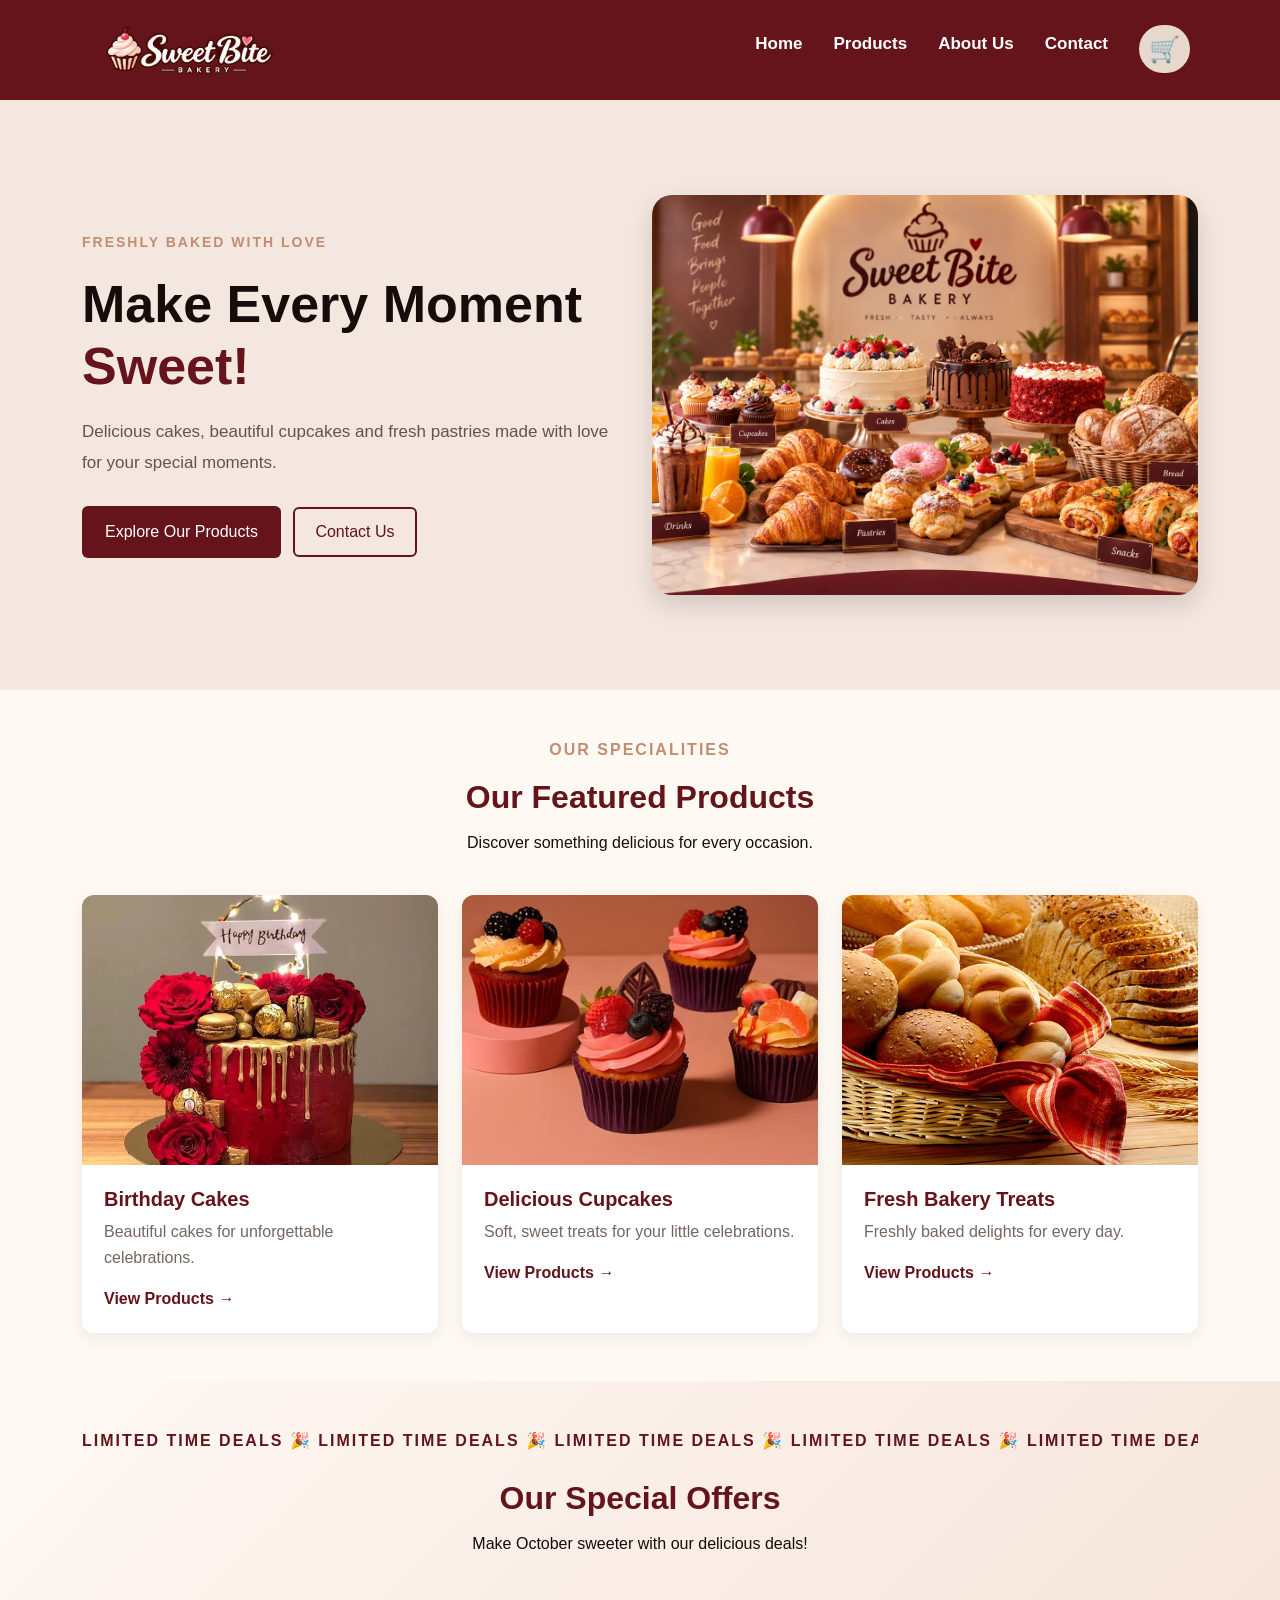
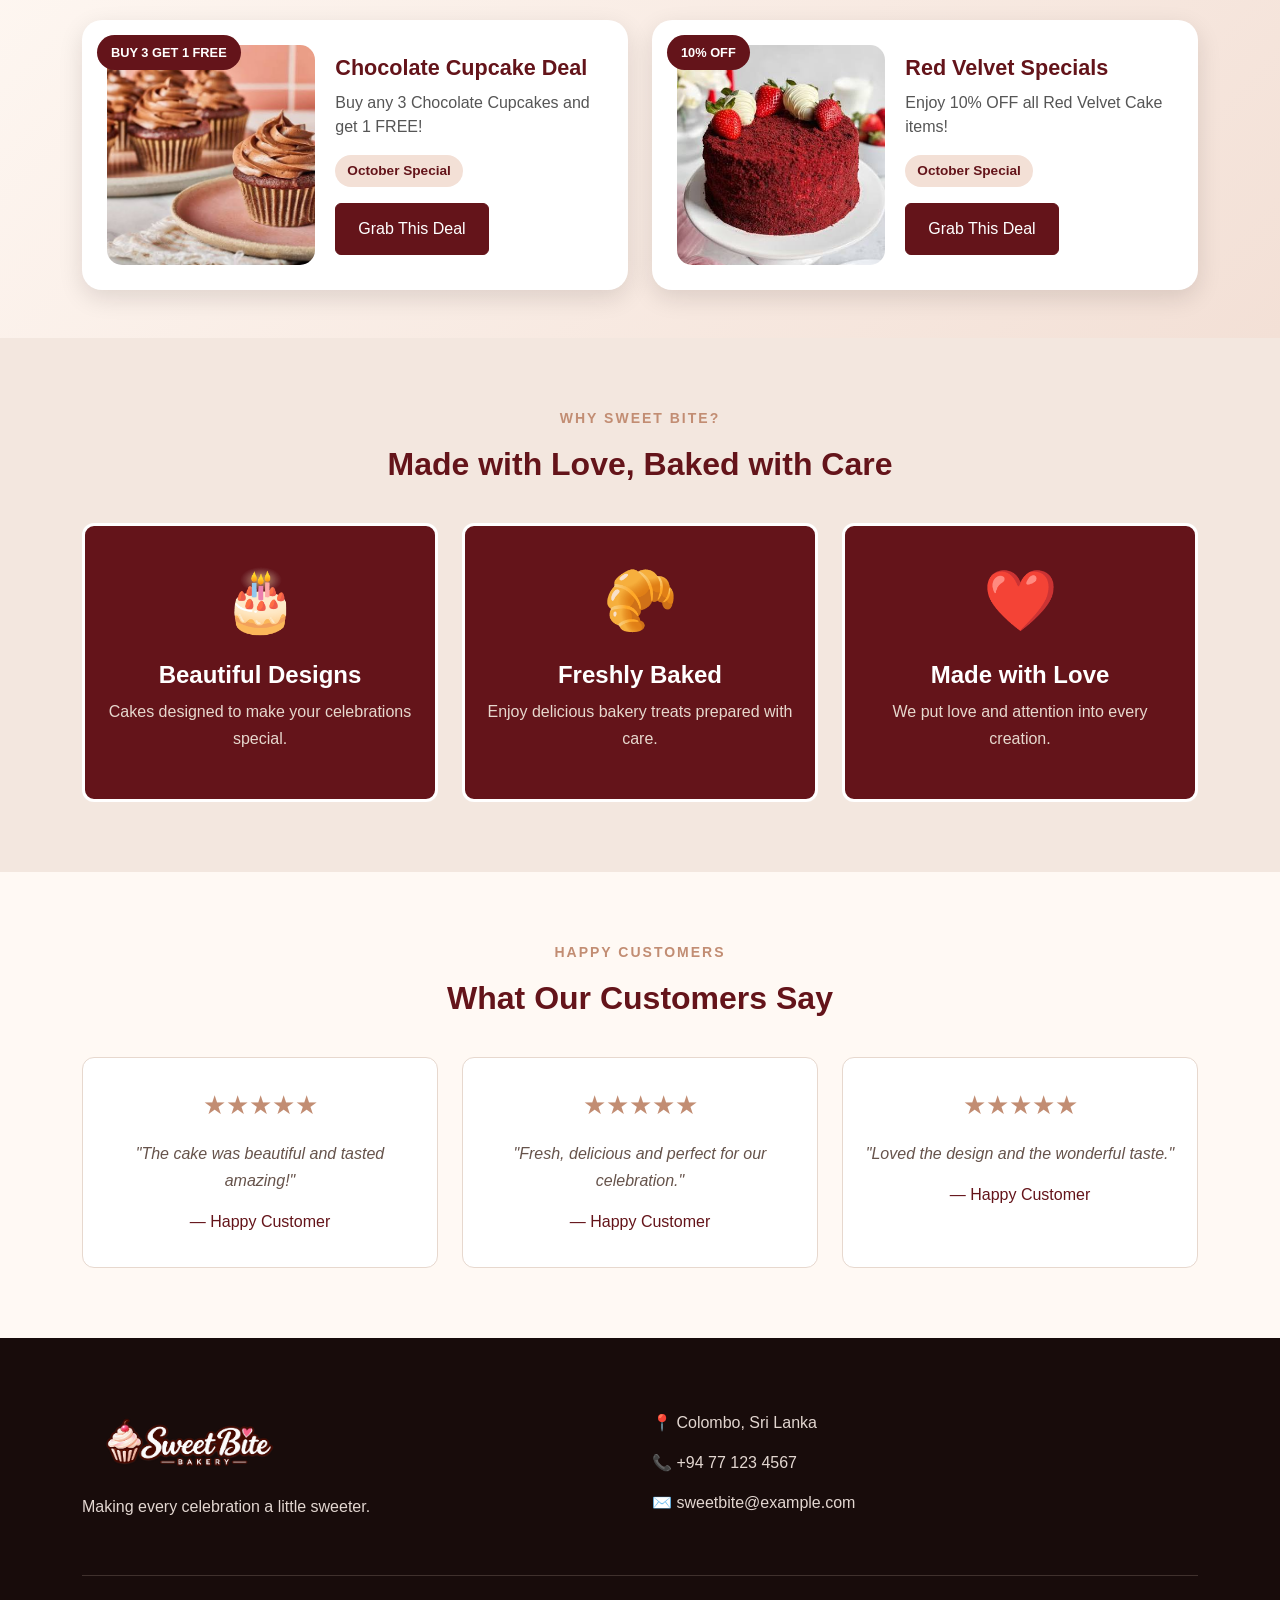
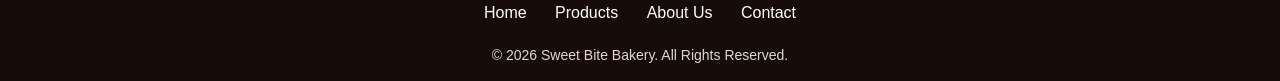
<file: index.html>
<!DOCTYPE html>
<html>

<head>
    <title>Sweet Bite Bakery</title>

    <!-- Bootstrap CSS -->
    <link href="https://cdn.jsdelivr.net/npm/bootstrap@5.3.3/dist/css/bootstrap.min.css" rel="stylesheet">

    <!-- Custom CSS -->
    <link rel="stylesheet" href="style.css">
    

</head>

<body>
     <!-- Navigation Bar -->
    <nav class="navbar navbar-expand-lg navbar-dark">
    <div class="container">
        <a class="navbar-brand fw-bold brand" href="index.html">
            <img src="images/bakery-logo.png" alt="Bakery Logo">
            
        </a>

        <button class="navbar-toggler" type="button"
            data-bs-toggle="collapse" data-bs-target="#navbarMenu">
            <span class="navbar-toggler-icon"></span>
        </button>

        <div class="collapse navbar-collapse" id="navbarMenu">
            <ul class="navbar-nav ms-auto">
                <li class="nav-item"><a class="nav-link" href="index.html">Home</a></li>
                <li class="nav-item"><a class="nav-link active" href="products.html">Products</a></li>
                <li class="nav-item"><a class="nav-link" href="about.html">About Us</a></li>
                <li class="nav-item"><a class="nav-link" href="contact.html">Contact</a></li>
                <li class="nav-item"><a class="nav-link" href="cart.html"><span class="cart-icon">🛒</span> </a></li>
            </ul>
        </div>
    </div>
</nav>

    <!-- Hero Section -->
<section class="hero">
    <div class="container">
        <div class="row align-items-center">

            <div class="col-md-6">
                <p class="subtitle ">FRESHLY BAKED WITH LOVE</p>

                <h1 >Make Every Moment
                    <span>Sweet!</span>
                </h1>

                <p class="hero-text">
                    Delicious cakes, beautiful cupcakes and fresh pastries
                    made with love for your special moments.
                </p>

                <a href="products.html" class="btn main-btn">
                    Explore Our Products
                </a>

                <a href="contact.html" class="btn outline-btn">
                    Contact Us
                </a>
            </div>

            <div class="col-md-6">
                <img
                    src="images/hero-img.png"
                    alt="Delicious chocolate celebration cake"
                    class="hero-img">
            </div>

        </div>
    </div>
</section>

<!-- Featured Products -->
 <section class="product-section py-5">
    <div class="container">

        <div class="section-heading">
            <p>OUR SPECIALITIES</p>
            <h2>Our Featured Products</h2>
            <p>Discover something delicious for every occasion.</p>
        </div>

        <div class="row g-4">
            <div class="col-md-4">
                <div class="product-card">
                    <img src="images/birthday-cake.jpg" alt="Birthday cake">
                    <div class="product-info">
                        <h5>Birthday Cakes</h5>
                        <p>Beautiful cakes for unforgettable celebrations.</p>
                        <a href="products.html" class="product-link">
                            View Products →
                        </a>
                    </div>
                </div>
            </div>

            <div class="col-md-4">
                <div class="product-card">
                    <img src="images/cup-cakes.webp"
                         alt="Cupcakes">
                    <div class="product-info">
                        <h5>Delicious Cupcakes</h5>
                        <p>Soft, sweet treats for your little celebrations.</p>
                        <a href="products.html" class="product-link">
                            View Products →
                        </a>
                    </div>
                </div>
            </div>

            <div class="col-md-4">
                <div class="product-card">
                    <img src="images/fresh-bun.jpg"
                         alt="Freshly baked bread">
                    <div class="product-info">
                        <h5>Fresh Bakery Treats</h5>
                        <p>Freshly baked delights for every day.</p>
                        <a href="products.html" class="product-link">
                            View Products →
                        </a>
                    </div>
                </div>
            </div>

        </div>
    </div>
    

 </section>

 <!-- Special Offers Section -->
<section class="special-offers py-5">
    <div class="container">

        <div class="section-heading">
            <div class="running-text">
        <p>LIMITED TIME DEALS   🎉  LIMITED TIME DEALS   🎉  LIMITED TIME DEALS  🎉 LIMITED TIME DEALS   🎉  LIMITED TIME DEALS   🎉  LIMITED TIME DEALS  🎉 LIMITED TIME DEALS   🎉  LIMITED TIME DEALS   🎉  LIMITED TIME DEALS  🎉  </p>
    </div>
            <h2>Our Special Offers</h2>
            <p>Make October sweeter with our delicious deals!</p>
        </div>

        <div class="row g-4 mt-3">

            <!-- Offer 1 -->
            <div class="col-md-6">
                <div class="offer-card offer-one">
                    <div class="offer-badge">BUY 3 GET 1 FREE</div>

                    <img src="images/chocolate-cupcake.jpg"
                         alt="Chocolate Cupcakes">

                    <div class="offer-info">
                        <h3>Chocolate Cupcake Deal</h3>
                        <p>Buy any 3 Chocolate Cupcakes and get 1 FREE!</p>

                        <span class="offer-tag">
                            October Special
                        </span>
                        <br>

                        <a href="products.html"
                           class="btn main-btn mt-3">
                            Grab This Deal 
                        </a>
                    </div>
                </div>
            </div>

            <!-- Offer 2 -->
            <div class="col-md-6">
                <div class="offer-card offer-two">
                    <div class="offer-badge">10% OFF</div>

                    <img src="images/red-velvet-cake.jpg"
                         alt="Red Velvet Cake">

                    <div class="offer-info">
                        <h3>Red Velvet Specials</h3>
                        <p>Enjoy 10% OFF all Red Velvet Cake items!</p>

                        <span class="offer-tag">
                            October Special
                        </span>
                        <br>

                        <a href="products.html"
                           class="btn main-btn mt-3">
                            Grab This Deal 
                        </a>
                    </div>
                </div>
            </div>

        </div>
    </div>
</section>



 <!-- Why Choose Us -->
<section class="why-section">
    <div class="container text-center">
        <p class="subtitle">WHY SWEET BITE?</p>
        <h2>Made with Love, Baked with Care</h2>

        <div class="row g-4 mt-3">
            <div class="col-md-4">
                <div class="why-card">
                    <div class="feature-icon">🎂</div>
                    <h4>Beautiful Designs</h4>
                    <p>Cakes designed to make your celebrations special.</p>
                </div>
            </div>

            <div class="col-md-4">
                <div class="why-card">
                    <div class="feature-icon">🥐</div>
                    <h4>Freshly Baked</h4>
                    <p>Enjoy delicious bakery treats prepared with care.</p>
                </div>
            </div>

            <div class="col-md-4">
                <div class="why-card">
                    <div class="feature-icon">❤️</div>
                    <h4>Made with Love</h4>
                    <p>We put love and attention into every creation.</p>
                </div>
            </div>
        </div>
    </div>
</section>

<!-- Customer Reviews -->
<section class="reviews-section">
    <div class="container text-center">
        <p class="subtitle">HAPPY CUSTOMERS</p>
        <h2>What Our Customers Say</h2>

        <div class="row g-4 mt-3">
            <div class="col-md-4">
                <div class="review-card">
                    <div class="stars">★★★★★</div>
                    <p>"The cake was beautiful and tasted amazing!"</p>
                    <h6>— Happy Customer</h6>
                </div>
            </div>

            <div class="col-md-4">
                <div class="review-card">
                    <div class="stars">★★★★★</div>
                    <p>"Fresh, delicious and perfect for our celebration."</p>
                    <h6>— Happy Customer</h6>
                </div>
            </div>

            <div class="col-md-4">
                <div class="review-card">
                    <div class="stars">★★★★★</div>
                    <p>"Loved the design and the wonderful taste."</p>
                    <h6>— Happy Customer</h6>
                </div>
            </div>
        </div>
    </div>
</section>


<!-- Footer -->
<footer class="footer">
    <div class="container">

        <div class="row align-items-center py-4">

            <!-- Left Side: Bakery Name -->
            <div class="col-md-6 text-center text-md-start">
                <h3 class="brand">
    <img src="images/bakery-logo.png" alt="Sweet Bite Bakery Logo">
   
</h3>
                <p>Making every celebration a little sweeter.</p>
            </div>

            <!-- Right Side: Contact Details -->
            <div class="col-md-6 text-center text-md-start">
                <p>📍 Colombo, Sri Lanka</p>
                <p>📞 +94 77 123 4567</p>
                <p>✉️ sweetbite@example.com</p>
            </div>

        </div>

        <hr>

        <!-- Centered Footer Links -->
        <div class="footer-links text-center mb-3">
            <a href="index.html">Home</a>
            <a href="products.html">Products</a>
            <a href="about.html">About Us</a>
            <a href="contact.html">Contact</a>
        </div>

        <!-- Copyright -->
        <p class="copyright text-center mb-0">
            © 2026 Sweet Bite Bakery. All Rights Reserved.
        </p>

    </div>
</footer>


<!-- Bootstrap JavaScript -->
<script src="https://cdn.jsdelivr.net/npm/bootstrap@5.3.3/dist/js/bootstrap.bundle.min.js"></script>





</body>

</html>
</file>
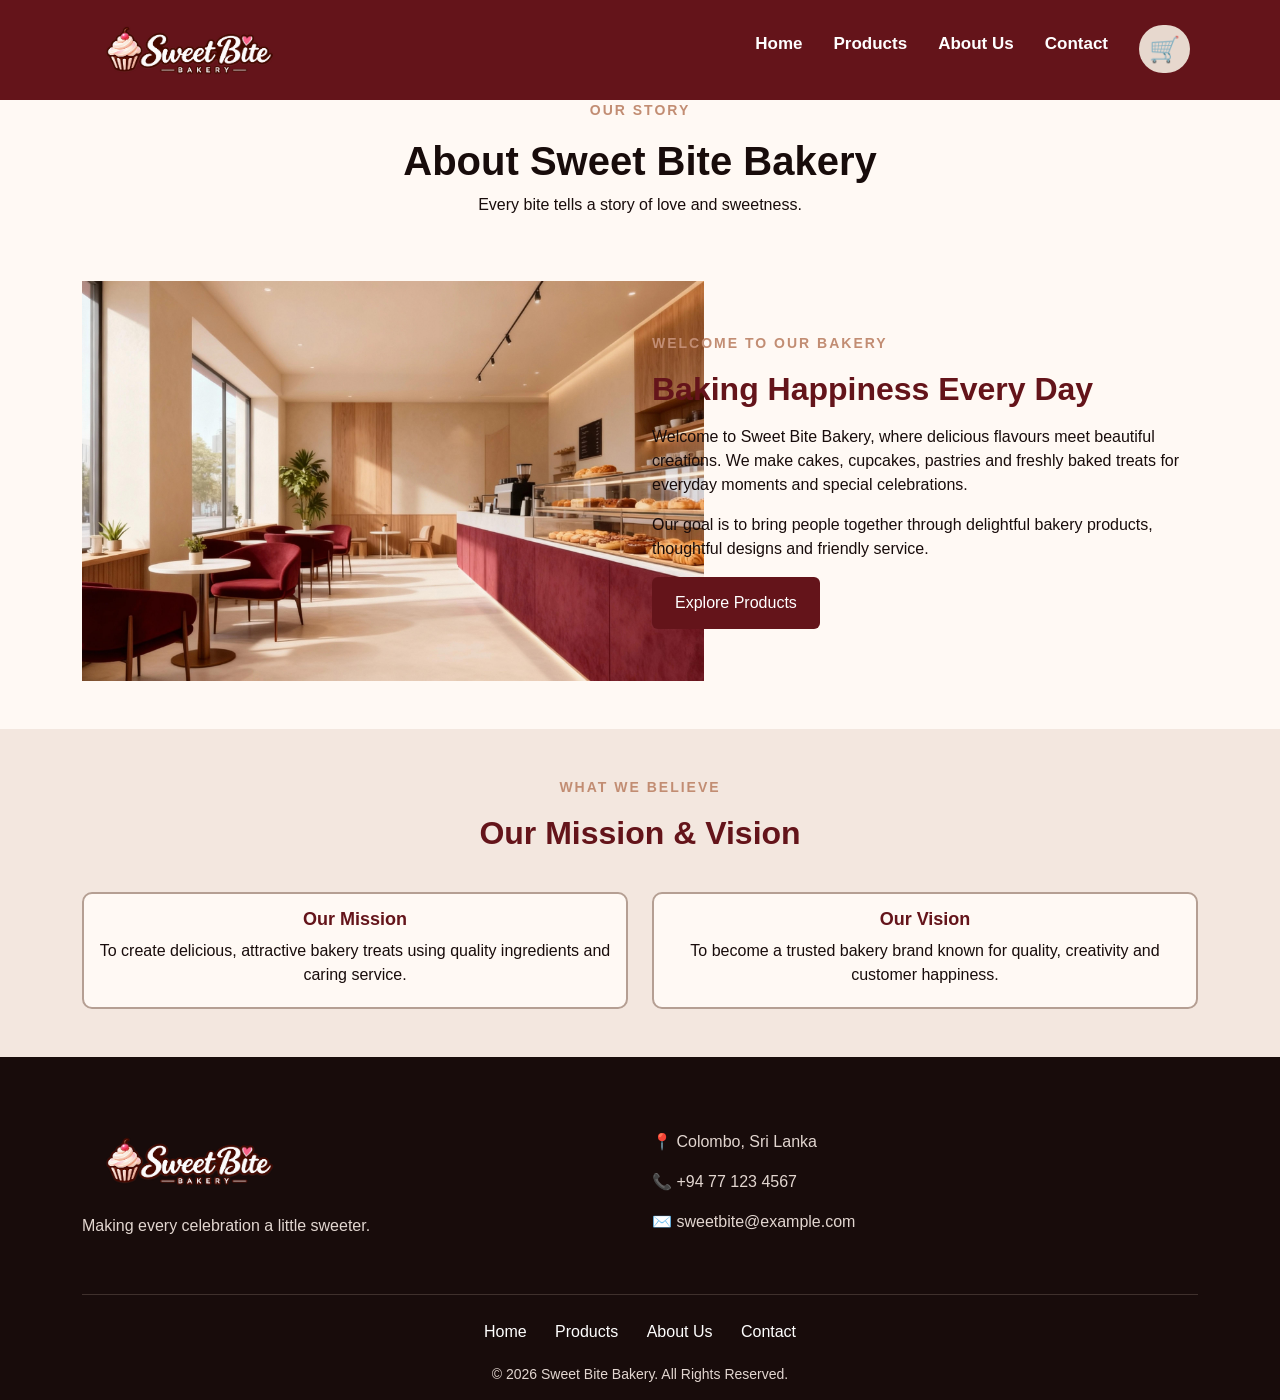
<file: about.html>
<!DOCTYPE html>
<html lang="en">
<head>
    <meta charset="UTF-8">
    <meta name="viewport" content="width=device-width, initial-scale=1">
    <title>About Us | Sweet Bite Bakery</title>
    <link href="https://cdn.jsdelivr.net/npm/bootstrap@5.3.3/dist/css/bootstrap.min.css" rel="stylesheet">
    <link rel="stylesheet" href="style.css">
</head>
<body>

<nav class="navbar navbar-expand-lg navbar-dark">
    <div class="container">
        <a class="navbar-brand fw-bold brand" href="index.html">
            <img src="images/bakery-logo.png" alt="Bakery Logo">
        </a>
        <button class="navbar-toggler" data-bs-toggle="collapse" data-bs-target="#menu">
            <span class="navbar-toggler-icon"></span>
        </button>
        <div class="collapse navbar-collapse" id="menu">
            <ul class="navbar-nav ms-auto">
                <li class="nav-item"><a class="nav-link" href="index.html">Home</a></li>
                <li class="nav-item"><a class="nav-link" href="products.html">Products</a></li>
                <li class="nav-item"><a class="nav-link active" href="about.html">About Us</a></li>
                <li class="nav-item"><a class="nav-link" href="contact.html">Contact</a></li>
                <li class="nav-item"><a class="nav-link" href="cart.html"><span class="cart-icon">🛒</span> </a></li>
            </ul>
        </div>
    </div>
</nav>

<section class="page-banner text-center">
    <div class="container">
        <p class="subtitle">OUR STORY</p>
        <h1>About Sweet Bite Bakery</h1>
        <p>Every bite tells a story of love and sweetness.</p>
    </div>
</section>

<section class="py-5">
    <div class="container">
        <div class="row align-items-center g-4">
            <div class="col-md-6">
                <img src="images/bakery.jpeg"
                     alt="Our bakery" class="bakery-image">
            </div>
            <div class="col-md-6">
                <p class="subtitle">WELCOME TO OUR BAKERY</p>
                <h2 class="mb-3" style="color:#64141A">Baking Happiness Every Day</h2>
                <p>Welcome to Sweet Bite Bakery, where delicious flavours
                   meet beautiful creations. We make cakes, cupcakes,
                   pastries and freshly baked treats for everyday moments
                   and special celebrations.</p>
                <p>Our goal is to bring people together through delightful
                   bakery products, thoughtful designs and friendly service.</p>
                <a href="products.html" class="btn main-btn">Explore Products</a>
            </div>
        </div>
    </div>
</section>

<section class="why-section py-5">
    <div class="container text-center">
        <p class="subtitle">WHAT WE BELIEVE</p>
        <h2>Our Mission & Vision</h2>

        <div class="row g-4 mt-3">
            <div class="col-md-6">
                <div class="info-card">
                    <h4>Our Mission</h4>
                    <p>To create delicious, attractive bakery treats
                       using quality ingredients and caring service.</p>
                </div>
            </div>
            <div class="col-md-6">
                <div class="info-card">
                    <h4>Our Vision</h4>
                    <p>To become a trusted bakery brand known for
                       quality, creativity and customer happiness.</p>
                </div>
            </div>
        </div>
    </div>
</section>


<!-- Footer -->
<footer class="footer">
    <div class="container">

        <div class="row align-items-center py-4">

            <!-- Left Side: Bakery Name -->
            <div class="col-md-6 text-center text-md-start">
                <h3 class="brand">
    <img src="images/bakery-logo.png" alt="Sweet Bite Bakery Logo">
    
</h3>
                <p>Making every celebration a little sweeter.</p>
            </div>

            <!-- Right Side: Contact Details -->
            <div class="col-md-6 text-center text-md-start">
                <p>📍 Colombo, Sri Lanka</p>
                <p>📞 +94 77 123 4567</p>
                <p>✉️ sweetbite@example.com</p>
            </div>

        </div>

        <hr>

        <!-- Centered Footer Links -->
        <div class="footer-links text-center mb-3">
            <a href="index.html">Home</a>
            <a href="products.html">Products</a>
            <a href="about.html">About Us</a>
            <a href="contact.html">Contact</a>
        </div>

        <!-- Copyright -->
        <p class="copyright text-center mb-0">
            © 2026 Sweet Bite Bakery. All Rights Reserved.
        </p>

    </div>
</footer>


<script src="https://cdn.jsdelivr.net/npm/bootstrap@5.3.3/dist/js/bootstrap.bundle.min.js"></script>
</body>
</html>
</file>
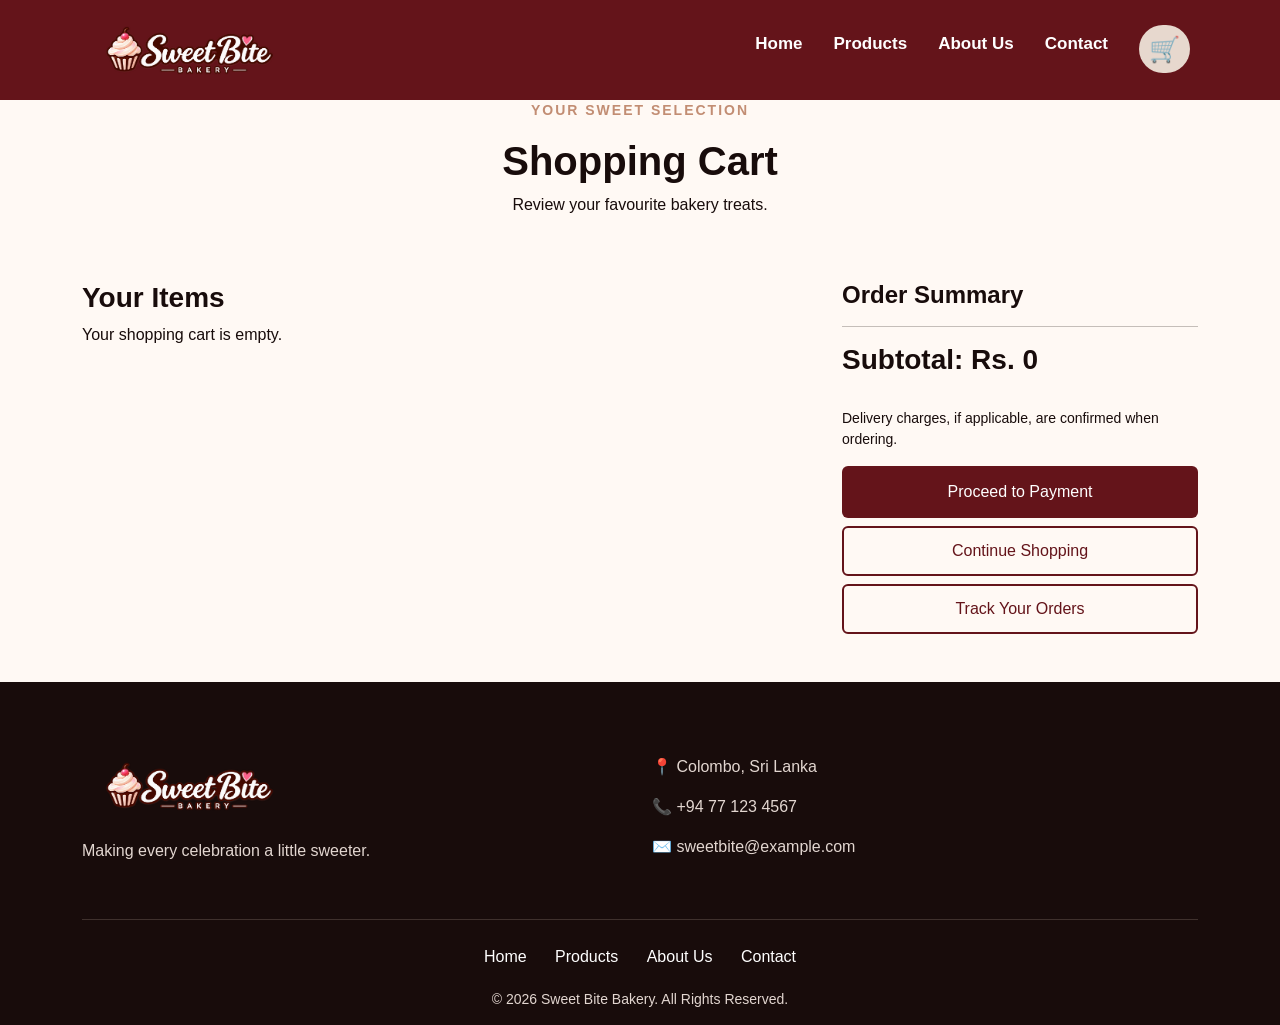
<file: cart.html>
<!DOCTYPE html>
<html lang="en">
<head>
    <meta charset="UTF-8">
    <meta name="viewport" content="width=device-width, initial-scale=1">
    <title>Shopping Cart | Sweet Bite Bakery</title>
    <link href="https://cdn.jsdelivr.net/npm/bootstrap@5.3.3/dist/css/bootstrap.min.css" rel="stylesheet">
    <link rel="stylesheet" href="style.css">
</head>
<body>

<nav class="navbar navbar-expand-lg navbar-dark">
    <div class="container">
        <a class="navbar-brand fw-bold brand" href="index.html">
            <img src="images/bakery-logo.png" alt="Bakery Logo">
        </a>
        <button class="navbar-toggler" data-bs-toggle="collapse" data-bs-target="#menu">
            <span class="navbar-toggler-icon"></span>
        </button>
        <div class="collapse navbar-collapse" id="menu">
            <ul class="navbar-nav ms-auto">
                <li class="nav-item"><a class="nav-link" href="index.html">Home</a></li>
                <li class="nav-item"><a class="nav-link" href="products.html">Products</a></li>
                <li class="nav-item"><a class="nav-link" href="about.html">About Us</a></li>
                <li class="nav-item"><a class="nav-link" href="contact.html">Contact</a></li>
               <li class="nav-item"><a class="nav-link" href="cart.html"><span class="cart-icon">🛒</span> </a></li>
        </div>
    </div>
</nav>

<section class="page-banner text-center">
    <div class="container">
        <p class="subtitle">YOUR SWEET SELECTION</p>
        <h1>Shopping Cart</h1>
        <p>Review your favourite bakery treats.</p>
    </div>
</section>

<section class="py-5">
    <div class="container">
        <div class="row g-4">
            <div class="col-lg-8">
                <div class="cart-box">
                    <h3>Your Items</h3>
                    <div id="cartItems"></div>
                </div>
            </div>

            <div class="col-lg-4">
                <div class="cart-box">
                    <h4>Order Summary</h4>
                    <hr>
                    <h3>Subtotal: <strong id="cartTotal">Rs. 0</strong></h3>
                    <br>
                    <p class="small">Delivery charges, if applicable, are confirmed when ordering.</p>
                    <a href="checkout.html" class="btn main-btn w-100">Proceed to Payment</a>
                    <a href="products.html" class="btn outline-btn w-100 mt-2">Continue Shopping</a>
                    <a href="order-success.html" class="btn outline-btn w-100 mt-2" id="trackOrderBtn"> Track Your Orders</a>
                </div>
            </div>
        </div>
    </div>
</section>

 <!-- Footer -->
    <footer class="footer">
        <div class="container">

            <div class="row align-items-center py-4">

                <!-- Left Side: Bakery Name -->
                <div class="col-md-6 text-center text-md-start">
                    <h3 class="brand">
                        <img src="images/bakery-logo.png" alt="Sweet Bite Bakery Logo">
                        
                    </h3>
                    <p>Making every celebration a little sweeter.</p>
                </div>

                <!-- Right Side: Contact Details -->
                <div class="col-md-6 text-center text-md-start">
                    <p>📍 Colombo, Sri Lanka</p>
                    <p>📞 +94 77 123 4567</p>
                    <p>✉️ sweetbite@example.com</p>
                </div>

            </div>

            <hr>

            <!-- Centered Footer Links -->
            <div class="footer-links text-center mb-3">
                <a href="index.html">Home</a>
                <a href="products.html">Products</a>
                <a href="about.html">About Us</a>
                <a href="contact.html">Contact</a>
            </div>

            <!-- Copyright -->
            <p class="copyright text-center mb-0">
                © 2026 Sweet Bite Bakery. All Rights Reserved.
            </p>

        </div>
    </footer>

<script src="https://cdn.jsdelivr.net/npm/bootstrap@5.3.3/dist/js/bootstrap.bundle.min.js"></script>
<script src="cart.js"></script>
</body>
</html>
</file>
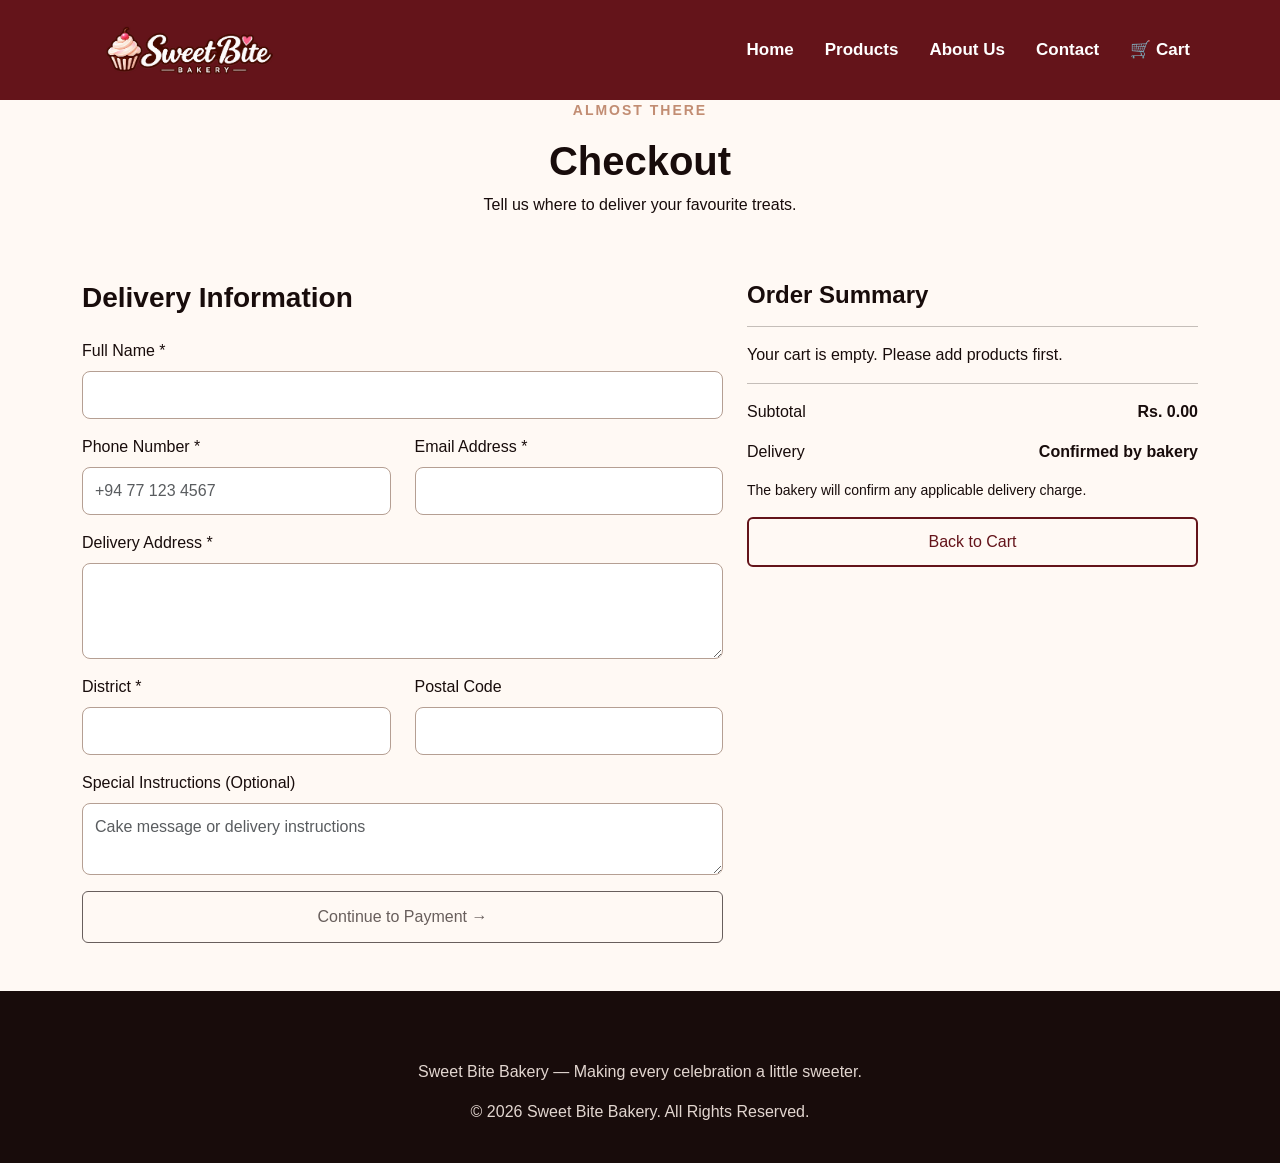
<file: checkout.html>
<!DOCTYPE html>
<html lang="en">
<head>
    <meta charset="UTF-8">
    <meta name="viewport" content="width=device-width, initial-scale=1">
    <title>Checkout | Sweet Bite Bakery</title>
    <link href="https://cdn.jsdelivr.net/npm/bootstrap@5.3.3/dist/css/bootstrap.min.css" rel="stylesheet">
    <link rel="stylesheet" href="style.css">
</head>
<body>

<nav class="navbar navbar-expand-lg navbar-dark">
    <div class="container">
        <a class="navbar-brand brand" href="index.html">
            <img src="images/bakery-logo.png" alt="Sweet Bite Bakery">
        </a>
        <button class="navbar-toggler" data-bs-toggle="collapse"
                data-bs-target="#menu" aria-label="Toggle navigation">
            <span class="navbar-toggler-icon"></span>
        </button>
        <div class="collapse navbar-collapse" id="menu">
            <ul class="navbar-nav ms-auto">
                <li class="nav-item"><a class="nav-link" href="index.html">Home</a></li>
                <li class="nav-item"><a class="nav-link" href="products.html">Products</a></li>
                <li class="nav-item"><a class="nav-link" href="about.html">About Us</a></li>
                <li class="nav-item"><a class="nav-link" href="contact.html">Contact</a></li>
                <li class="nav-item"><a class="nav-link" href="cart.html">🛒 Cart</a></li>
            </ul>
        </div>
    </div>
</nav>

<section class="page-banner text-center">
    <div class="container">
        <p class="subtitle">ALMOST THERE</p>
        <h1>Checkout</h1>
        <p>Tell us where to deliver your favourite treats.</p>
    </div>
</section>

<section class="py-5">
    <div class="container">
        <form id="checkoutForm">
            <div class="row g-4">

                <div class="col-lg-7">
                    <div class="cart-box">
                        <h3 class="mb-4">Delivery Information</h3>

                        <div class="mb-3">
                            <label for="customerName" class="form-label">Full Name *</label>
                            <input type="text" class="form-control" id="customerName"
                                   name="customerName" required maxlength="100"
                                   autocomplete="name">
                        </div>

                        <div class="row">
                            <div class="col-md-6 mb-3">
                                <label for="phone" class="form-label">Phone Number *</label>
                                <input type="tel" class="form-control" id="phone"
                                       name="phone" required maxlength="20"
                                       autocomplete="tel" placeholder="+94 77 123 4567">
                            </div>

                            <div class="col-md-6 mb-3">
                                <label for="email" class="form-label">Email Address *</label>
                                <input type="email" class="form-control" id="email"
                                       name="email" required maxlength="150"
                                       autocomplete="email">
                            </div>
                        </div>

                        <div class="mb-3">
                            <label for="address" class="form-label">Delivery Address *</label>
                            <textarea class="form-control" id="address" name="address"
                                      rows="3" required maxlength="500"
                                      autocomplete="street-address"></textarea>
                        </div>

                        <div class="row">
                            <div class="col-md-6 mb-3">
                                <label for="district" class="form-label">District *</label>
                                <input type="text" class="form-control" id="district"
                                       name="district" required maxlength="100">
                            </div>

                            <div class="col-md-6 mb-3">
                                <label for="postalCode" class="form-label">Postal Code</label>
                                <input type="text" class="form-control" id="postalCode"
                                       name="postalCode" maxlength="15"
                                       autocomplete="postal-code">
                            </div>
                        </div>

                        <div class="mb-3">
                            <label for="instructions" class="form-label">
                                Special Instructions (Optional)
                            </label>
                            <textarea class="form-control" id="instructions"
                                      name="instructions" rows="2"
                                      maxlength="500"
                                      placeholder="Cake message or delivery instructions"></textarea>
                        </div>

                        <button type="submit" class="btn main-btn w-100">
                            Continue to Payment →
                        </button>
                    </div>
                </div>

                <div class="col-lg-5">
                    <div class="cart-box">
                        <h4>Order Summary</h4>
                        <hr>
                        <div id="checkoutItems"></div>
                        <hr>
                        <p class="d-flex justify-content-between">
                            <span>Subtotal</span>
                            <strong id="checkoutSubtotal">Rs. 0.00</strong>
                        </p>
                        <p class="d-flex justify-content-between">
                            <span>Delivery</span>
                            <strong>Confirmed by bakery</strong>
                        </p>
                        <p class="small">
                            The bakery will confirm any applicable delivery charge.
                        </p>
                        <a href="cart.html" class="btn outline-btn w-100">
                            Back to Cart
                        </a>
                    </div>
                </div>

            </div>
        </form>
    </div>
</section>

<footer class="footer">
    <div class="container text-center py-4">
        <p>Sweet Bite Bakery — Making every celebration a little sweeter.</p>
        <p class="mb-0">© 2026 Sweet Bite Bakery. All Rights Reserved.</p>
    </div>
</footer>

<script src="https://cdn.jsdelivr.net/npm/bootstrap@5.3.3/dist/js/bootstrap.bundle.min.js"></script>
<script src="cart.js"></script>
<script src="checkout.js"></script>
</body>
</html>
</file>
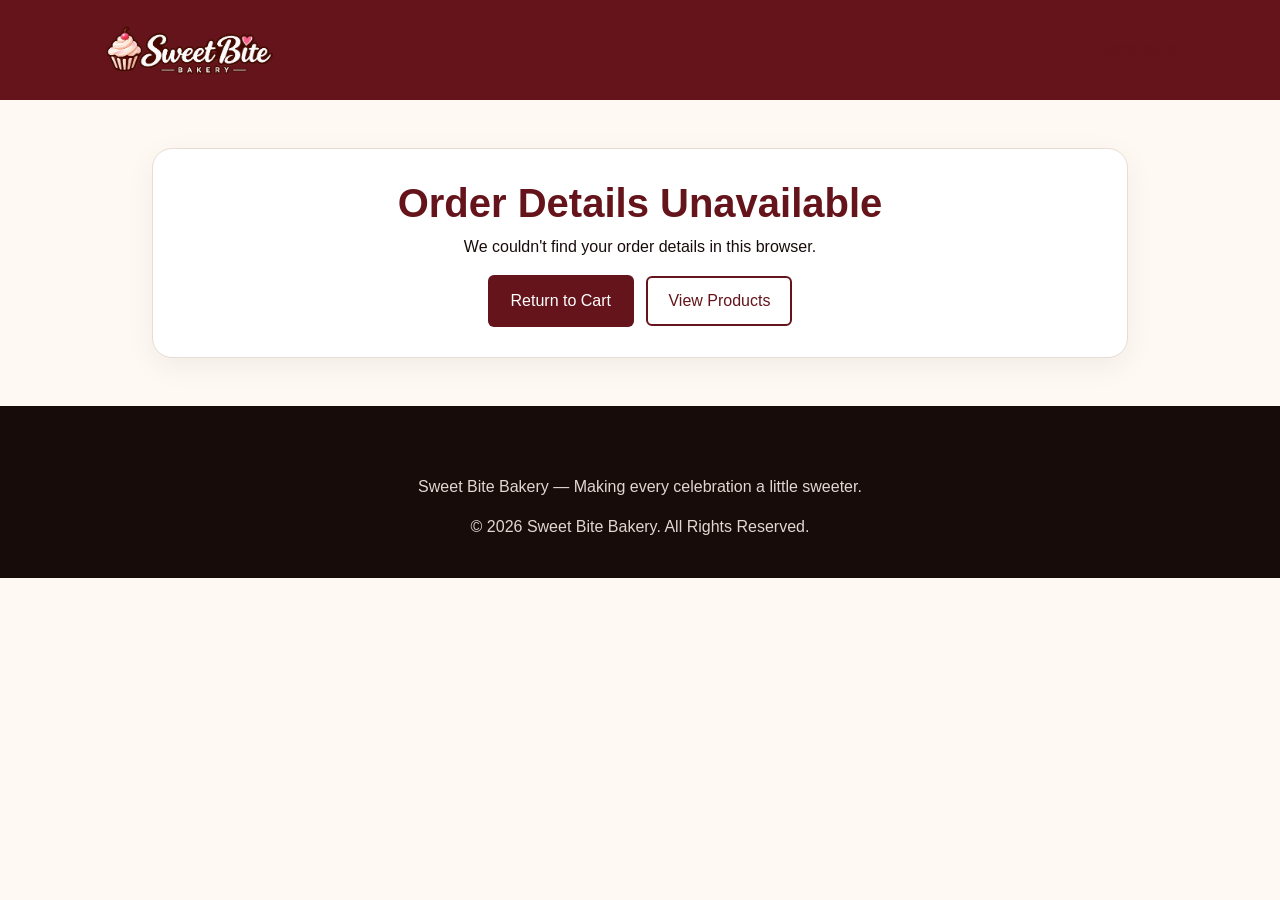
<file: order-success.html>
<!DOCTYPE html>
<html lang="en">
<head>
    <meta charset="UTF-8">
    <meta name="viewport" content="width=device-width, initial-scale=1">

    <title>Order Tracking | Sweet Bite Bakery</title>

    <link href="https://cdn.jsdelivr.net/npm/bootstrap@5.3.3/dist/css/bootstrap.min.css"
          rel="stylesheet">
    <link rel="stylesheet" href="style.css">

    <style>
        body {
            background: #FFF9F4;
        }

        .tracking-wrapper {
            max-width: 1000px;
            margin: auto;
        }

        .tracking-card {
            background: #fff;
            padding: 30px;
            border: 1px solid #E8DCD5;
            border-radius: 20px;
            box-shadow: 0 8px 30px rgba(24, 12, 11, .06);
        }

        .success-icon {
            width: 70px;
            height: 70px;
            margin: auto;
            display: flex;
            justify-content: center;
            align-items: center;
            border-radius: 50%;
            background: #64141A;
            color: #fff;
            font-size: 35px;
        }

        .tracking-title {
            color: #64141A;
            font-weight: 700;
        }

        .order-number {
            display: inline-block;
            padding: 8px 16px;
            background: #FFF1EB;
            color: #64141A;
            border-radius: 30px;
            font-weight: 700;
        }

        .status-badge {
            display: inline-block;
            padding: 7px 12px;
            background: #F5E9E1;
            color: #64141A;
            border-radius: 20px;
            font-size: 13px;
            font-weight: 600;
        }

        .tracking-timeline {
            display: flex;
            justify-content: space-between;
            position: relative;
            margin: 35px 0 20px;
            gap: 5px;
        }

        .tracking-timeline::before {
            content: "";
            position: absolute;
            top: 22px;
            left: 9%;
            right: 9%;
            height: 4px;
            background: #E8DCD5;
        }

        .tracking-progress {
            position: absolute;
            top: 22px;
            left: 9%;
            height: 4px;
            width: 0;
            background: #64141A;
            transition: width .4s ease;
        }

        .tracking-step {
            position: relative;
            z-index: 1;
            width: 20%;
            text-align: center;
        }

        .tracking-step .step-icon {
            width: 46px;
            height: 46px;
            margin: 0 auto 12px;
            display: flex;
            align-items: center;
            justify-content: center;
            border-radius: 50%;
            background: #F0E7E1;
            border: 3px solid #E8DCD5;
            font-size: 19px;
        }

        .tracking-step.completed .step-icon,
        .tracking-step.active .step-icon {
            background: #64141A;
            color: #fff;
            border-color: #64141A;
        }

        .tracking-step strong {
            display: block;
            font-size: 13px;
            color: #180C0B;
        }

        .tracking-step small {
            display: block;
            margin-top: 5px;
            color: #81716A;
            font-size: 11px;
        }

        .section-heading {
            color: #64141A;
            font-weight: 700;
            margin-bottom: 18px;
        }

        .detail-row {
            display: flex;
            justify-content: space-between;
            gap: 15px;
            padding: 12px 0;
            border-bottom: 1px solid #F0E7E1;
        }

        .detail-row span {
            color: #786A63;
        }

        .detail-row strong {
            text-align: right;
            overflow-wrap: anywhere;
        }

        .order-product {
            display: flex;
            justify-content: space-between;
            gap: 15px;
            padding: 13px 0;
            border-bottom: 1px solid #F0E7E1;
        }

        .total-row {
            color: #64141A;
            font-size: 21px;
            font-weight: 700;
        }

        .tracking-note {
            background: #FFF1EB;
            border-radius: 12px;
            padding: 16px;
            color: #64141A;
        }

        @media (max-width: 600px) {
            .tracking-card {
                padding: 18px;
            }

            .tracking-timeline {
                flex-direction: column;
                gap: 20px;
                margin: 25px 0;
            }

            .tracking-timeline::before,
            .tracking-progress {
                display: none;
            }

            .tracking-step {
                width: 100%;
                display: flex;
                align-items: center;
                text-align: left;
                gap: 12px;
            }

            .tracking-step .step-icon {
                margin: 0;
                flex-shrink: 0;
            }

            .tracking-step small {
                margin-top: 3px;
            }

            .detail-row {
                align-items: flex-start;
            }
        }
    </style>
</head>

<body>

<!-- Navigation -->
<nav class="navbar navbar-expand-lg navbar-dark">
    <div class="container">
        <a class="navbar-brand brand" href="index.html">
            <img src="images/bakery-logo.png" alt="Sweet Bite Bakery">
        </a>

        <a href="products.html" class="btn outline-btn">Shop More</a>
    </div>
</nav>

<section class="py-5">
    <div class="container tracking-wrapper">

        <div class="tracking-card text-center mb-4">
            <div class="success-icon mb-3">✓</div>

            <p class="subtitle">SWEET MOMENTS AHEAD</p>
            <h1 class="tracking-title">Thank You for Your Order!</h1>

            <p class="text-muted mt-2">
                Your order details and delivery progress are shown below.
            </p>

            <div class="mt-3">
                <span class="order-number">
                    Order #<span id="orderNumber">Loading...</span>
                </span>
            </div>

            <div class="mt-3">
                <span class="status-badge" id="orderStatus">
                    Order Placed
                </span>
            </div>
        </div>

        <!-- Tracking -->
        <div class="tracking-card mb-4">
            <h3 class="section-heading">Track Your Order</h3>

            <p class="text-muted" id="trackingMessage">
                Your order progress will appear here.
            </p>

            <div class="tracking-timeline" id="trackingTimeline">

                <div class="tracking-progress" id="trackingProgress"></div>

                <div class="tracking-step" data-step="0">
                    <div class="step-icon">✓</div>
                    <div>
                        <strong>Order Placed</strong>
                        <small>Order received</small>
                    </div>
                </div>

                <div class="tracking-step" data-step="1">
                    <div class="step-icon">♨</div>
                    <div>
                        <strong>Preparing</strong>
                        <small>Freshly prepared</small>
                    </div>
                </div>

                <div class="tracking-step" data-step="2">
                    <div class="step-icon">📦</div>
                    <div>
                        <strong>Ready</strong>
                        <small>Ready for dispatch</small>
                    </div>
                </div>

                <div class="tracking-step" data-step="3">
                    <div class="step-icon">🚚</div>
                    <div>
                        <strong>On the Way</strong>
                        <small>Out for delivery</small>
                    </div>
                </div>

                <div class="tracking-step" data-step="4">
                    <div class="step-icon">🏠</div>
                    <div>
                        <strong>Delivered</strong>
                        <small>Enjoy your treats</small>
                    </div>
                </div>

            </div>

            <div class="tracking-note mt-4">
                <strong>Current update</strong>
                <p class="mb-0 mt-1" id="currentUpdate">
                    Waiting for order information.
                </p>
            </div>
        </div>

        <div class="row g-4">

            <!-- Ordered Products -->
            <div class="col-lg-7">
                <div class="tracking-card h-100">
                    <h3 class="section-heading">Order Details</h3>

                    <div id="successItems"></div>

                    <div class="detail-row mt-3">
                        <span>Product Subtotal</span>
                        <strong id="successSubtotal">Rs. 0.00</strong>
                    </div>

                    <div class="detail-row">
                        <span>Delivery Fee</span>
                        <strong id="successDelivery">To be confirmed</strong>
                    </div>

                    <div class="d-flex justify-content-between gap-3 mt-4 total-row">
                        <span>Order Total</span>
                        <span id="successTotal">Rs. 0.00</span>
                    </div>

                    <p class="small text-muted mt-3 mb-0">
                        If a delivery charge applies, contact the bakery to confirm
                        the final amount.
                    </p>
                </div>
            </div>

            <!-- Payment Details -->
            <div class="col-lg-5">
                <div class="tracking-card h-100">
                    <h3 class="section-heading">Payment Details</h3>

                    <div class="detail-row">
                        <span>Payment Method</span>
                        <strong id="paymentMethod">-</strong>
                    </div>

                    <div class="detail-row">
                        <span>Payment Status</span>
                        <strong id="paymentStatus">-</strong>
                    </div>

                    <div class="detail-row">
                        <span>Order Date</span>
                        <strong id="orderDate">-</strong>
                    </div>

                    <p class="small text-muted mt-3 mb-0">
                        Bank transfers must be verified by the bakery before
                        payment is marked as confirmed.
                    </p>
                </div>
            </div>

            <!-- Customer and Delivery Details -->
            <div class="col-12">
                <div class="tracking-card">
                    <h3 class="section-heading">Delivery Details</h3>

                    <div class="row">
                        <div class="col-md-6">
                            <div class="detail-row">
                                <span>Customer Name</span>
                                <strong id="successName">-</strong>
                            </div>

                            <div class="detail-row">
                                <span>Phone</span>
                                <strong id="successPhone">-</strong>
                            </div>

                            <div class="detail-row">
                                <span>Email</span>
                                <strong id="successEmail">-</strong>
                            </div>
                        </div>

                        <div class="col-md-6">
                            <div class="detail-row">
                                <span>Address</span>
                                <strong id="successAddress">-</strong>
                            </div>

                            <div class="detail-row">
                                <span>District</span>
                                <strong id="successDistrict">-</strong>
                            </div>

                            <div class="detail-row">
                                <span>Postal Code</span>
                                <strong id="successPostal">-</strong>
                            </div>
                        </div>
                    </div>

                    <div class="detail-row">
                        <span>Delivery Instructions</span>
                        <strong id="successInstructions">None</strong>
                    </div>
                </div>
            </div>

        </div>

        <div class="text-center mt-4">
            <a href="products.html" class="btn main-btn me-2">
                Continue Shopping
            </a>

            <a href="index.html" class="btn outline-btn">
                Back to Home
            </a>
        </div>

    </div>
</section>

<footer class="footer">
    <div class="container text-center py-4">
        <p>Sweet Bite Bakery — Making every celebration a little sweeter.</p>
        <p class="mb-0">© 2026 Sweet Bite Bakery. All Rights Reserved.</p>
    </div>
</footer>

<script>
function escapeHTML(value) {
    return String(value ?? "").replace(/[&<>"']/g, character => ({
        "&": "&amp;",
        "<": "&lt;",
        ">": "&gt;",
        '"': "&quot;",
        "'": "&#39;"
    })[character]);
}

function money(amount) {
    return "Rs. " + Number(amount || 0).toLocaleString("en-LK", {
        minimumFractionDigits: 2,
        maximumFractionDigits: 2
    });
}

let order = null;

try {
    order = JSON.parse(localStorage.getItem("sweetBiteLastOrder"));
} catch {
    order = null;
}

if (
    !order ||
    !order.customer ||
    !Array.isArray(order.items) ||
    order.items.length === 0
) {
    document.querySelector(".tracking-wrapper").innerHTML = `
        <div class="tracking-card text-center">
            <h1 class="tracking-title">Order Details Unavailable</h1>
            <p>We couldn't find your order details in this browser.</p>
            <a href="cart.html" class="btn main-btn">Return to Cart</a>
            <a href="products.html" class="btn outline-btn">View Products</a>
        </div>
    `;
} else {
    const customer = order.customer;

    // Order information
    document.getElementById("orderNumber").textContent =
        order.orderId || "Not available";

    document.getElementById("orderStatus").textContent =
        order.orderStatus || "Order placed";

    document.getElementById("paymentMethod").textContent =
        order.paymentMethod || "Not specified";

    document.getElementById("paymentStatus").textContent =
        order.paymentStatus || "Pending";

    // Order date
    let dateText = "Not available";

    if (order.placedAt) {
        const date = new Date(order.placedAt);

        if (!Number.isNaN(date.getTime())) {
            dateText = date.toLocaleString("en-LK", {
                dateStyle: "medium",
                timeStyle: "short"
            });
        }
    }

    document.getElementById("orderDate").textContent = dateText;

    // Product list
    const subtotal = order.items.reduce((sum, item) => {
        const quantity = Math.max(1, Number(item.quantity) || 1);
        const price = Math.max(0, Number(item.price) || 0);

        return sum + price * quantity;
    }, 0);

    document.getElementById("successItems").innerHTML =
        order.items.map(item => {
            const quantity = Math.max(1, Number(item.quantity) || 1);
            const price = Math.max(0, Number(item.price) || 0);

            return `
                <div class="order-product">
                    <div>
                        <strong>${escapeHTML(item.name)}</strong>
                        <div class="small text-muted">
                            ${money(price)} × ${quantity}
                        </div>
                    </div>

                    <strong>${money(price * quantity)}</strong>
                </div>
            `;
        }).join("");

    document.getElementById("successSubtotal").textContent =
        money(subtotal);

    document.getElementById("successTotal").textContent =
        money(order.total ?? subtotal);

    // Delivery details
    document.getElementById("successName").textContent =
        customer.name || "-";

    document.getElementById("successPhone").textContent =
        customer.phone || "-";

    document.getElementById("successEmail").textContent =
        customer.email || "-";

    document.getElementById("successAddress").textContent =
        customer.address || "-";

    document.getElementById("successDistrict").textContent =
        customer.district || "-";

    document.getElementById("successPostal").textContent =
        customer.postalCode || "Not provided";

    document.getElementById("successInstructions").textContent =
        customer.instructions || "None";

    // Tracking timeline
    // These labels must match the status saved by your ordering system.
    const stages = [
        {
            names: [
                "order placed",
                "order placed - awaiting bakery confirmation",
                "pending confirmation"
            ],
            message: "Your order has been received."
        },
        {
            names: ["preparing", "preparing order", "being prepared"],
            message: "The bakery is preparing your order."
        },
        {
            names: ["ready", "ready for dispatch", "ready for delivery"],
            message: "Your order is ready for dispatch."
        },
        {
            names: ["out for delivery", "on the way", "dispatched"],
            message: "Your order is on its way."
        },
        {
            names: ["delivered", "order delivered"],
            message: "Your order has been delivered. Enjoy your treats!"
        }
    ];

    const savedStatus = String(order.orderStatus || "Order Placed")
        .trim()
        .toLowerCase();

    let activeStage = stages.findIndex(stage =>
        stage.names.includes(savedStatus)
    );

    // Unknown statuses are shown as awaiting confirmation.
    if (activeStage < 0) {
        activeStage = 0;
    }

    const steps = document.querySelectorAll(".tracking-step");

    steps.forEach((step, index) => {
        step.classList.remove("completed", "active");

        if (index < activeStage) {
            step.classList.add("completed");
        } else if (index === activeStage) {
            step.classList.add("active");
        }

        const icon = step.querySelector(".step-icon");

        if (index < activeStage) {
            icon.textContent = "✓";
        }
    });

    // Fill the connecting line based on current progress.
    const progress = activeStage / (stages.length - 1) * 82;

    document.getElementById("trackingProgress").style.width =
        progress + "%";

    document.getElementById("trackingMessage").textContent =
        stages[activeStage].message;

    document.getElementById("currentUpdate").textContent =
        stages[activeStage].message;
}
</script>

</body>
</html>
</file>
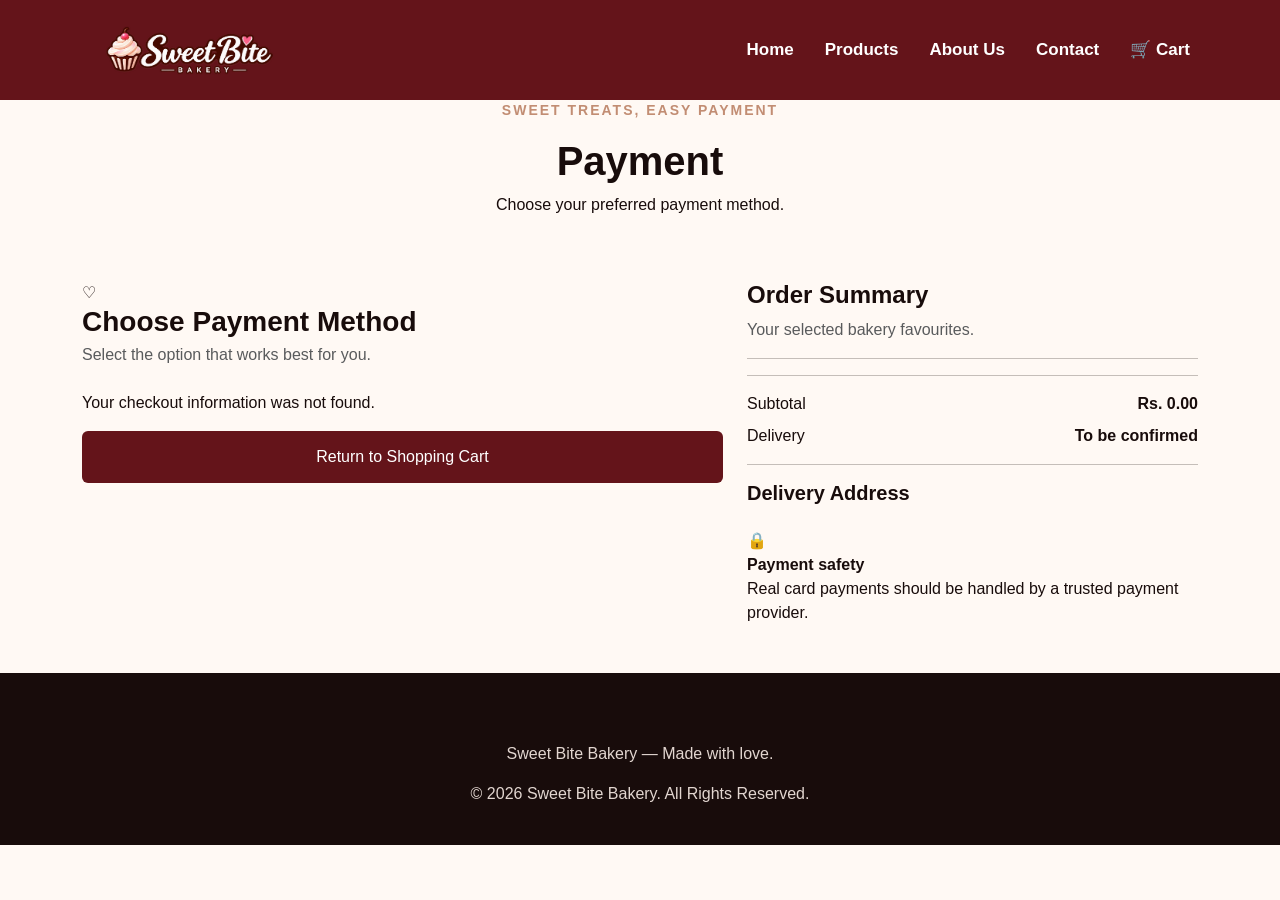
<file: payment.html>
<!DOCTYPE html>
<html lang="en">
<head>
    <meta charset="UTF-8">
    <meta name="viewport" content="width=device-width, initial-scale=1">

    <title>Secure Checkout | Sweet Bite Bakery</title>

    <link href="https://cdn.jsdelivr.net/npm/bootstrap@5.3.3/dist/css/bootstrap.min.css"
          rel="stylesheet">
    <link rel="stylesheet" href="style.css">
</head>

<body>

<!-- Navbar -->
<nav class="navbar navbar-expand-lg navbar-dark">
    <div class="container">
        <a class="navbar-brand brand" href="index.html">
            <img src="images/bakery-logo.png" alt="Sweet Bite Bakery">
        </a>

        <button class="navbar-toggler" data-bs-toggle="collapse"
                data-bs-target="#menu" aria-label="Toggle navigation">
            <span class="navbar-toggler-icon"></span>
        </button>

        <div class="collapse navbar-collapse" id="menu">
            <ul class="navbar-nav ms-auto">
                <li class="nav-item"><a class="nav-link" href="index.html">Home</a></li>
                <li class="nav-item"><a class="nav-link" href="products.html">Products</a></li>
                <li class="nav-item"><a class="nav-link" href="about.html">About Us</a></li>
                <li class="nav-item"><a class="nav-link" href="contact.html">Contact</a></li>
                <li class="nav-item"><a class="nav-link" href="cart.html">🛒 Cart</a></li>
            </ul>
        </div>
    </div>
</nav>

<!-- Page Banner -->
<section class="page-banner text-center">
    <div class="container">
        <p class="subtitle">SWEET TREATS, EASY PAYMENT</p>
        <h1>Payment</h1>
        <p>Choose your preferred payment method.</p>
    </div>
</section>

<section class="py-5 payment-section">
    <div class="container">
        <div class="row g-4">

            <!-- Payment Options -->
            <div class="col-lg-7">
                <div class="cart-box payment-panel">

                    <div class="payment-heading mb-4">
                        <span class="payment-heading-icon">♡</span>
                        <div>
                            <h3 class="mb-1">Choose Payment Method</h3>
                            <p class="text-muted mb-0">
                                Select the option that works best for you.
                            </p>
                        </div>
                    </div>

                    <form id="paymentForm">

                        <!-- Cash on Delivery -->
                        <label class="payment-option d-block mb-3">
                            <input type="radio" name="paymentMethod"
                                   value="Cash on Delivery" checked>

                            <span class="payment-option-icon">💵</span>

                            <span class="payment-option-content">
                                <strong>Cash on Delivery</strong>
                                <small>Pay when your order arrives.</small>
                            </span>

                            <span class="payment-check">✓</span>
                        </label>

                        <!-- Card Payment -->
                        <label class="payment-option d-block mb-3">
                            <input type="radio" name="paymentMethod"
                                   value="Online Card Payment">

                            <span class="payment-option-icon">💳</span>

                            <span class="payment-option-content">
                                <strong>Online Card Payment</strong>
                                <small>Visa, Mastercard or supported cards.</small>
                            </span>

                            <span class="payment-check">✓</span>
                        </label>

                        <!-- Bank Transfer -->
                        <label class="payment-option d-block mb-4">
                            <input type="radio" name="paymentMethod"
                                   value="Bank Transfer">

                            <span class="payment-option-icon">🏦</span>

                            <span class="payment-option-content">
                                <strong>Bank Transfer</strong>
                                <small>Transfer payment to our bank account.</small>
                            </span>

                            <span class="payment-check">✓</span>
                        </label>

                        <!-- Card Details -->
                        <div id="cardDetails" class="payment-details d-none">

                            <h4 class="mb-3">Card Details</h4>

                            <div class="demo-notice mb-3">
                                <strong>Demo payment form</strong>
                                <p class="mb-0">
                                    This form does not process real card payments.
                                    Connect a payment gateway before accepting card details.
                                </p>
                            </div>

                            <div class="mb-3">
                                <label for="cardName" class="form-label">
                                    Cardholder Name
                                </label>
                                <input type="text" class="form-control"
                                       id="cardName" name="cardName"
                                       placeholder="Name on card"
                                       autocomplete="cc-name"
                                       maxlength="100">
                            </div>

                            <div class="mb-3">
                                <label for="cardNumber" class="form-label">
                                    Card Number
                                </label>
                                <input type="text" class="form-control"
                                       id="cardNumber" name="cardNumber"
                                       placeholder="Use gateway test details only"
                                       inputmode="numeric"
                                       autocomplete="off"
                                       maxlength="23">
                                <small class="text-muted">
                                    Do not enter real card details into this demo.
                                </small>
                            </div>

                            <div class="row">
                                <div class="col-md-6 mb-3">
                                    <label for="cardExpiry" class="form-label">
                                        Expiry Date
                                    </label>
                                    <input type="text" class="form-control"
                                           id="cardExpiry" name="cardExpiry"
                                           placeholder="MM/YY"
                                           autocomplete="off"
                                           maxlength="5">
                                </div>

                                <div class="col-md-6 mb-3">
                                    <label for="cardCvv" class="form-label">
                                        CVV / Security Code
                                    </label>
                                    <input type="password" class="form-control"
                                           id="cardCvv" name="cardCvv"
                                           placeholder="CVV"
                                           inputmode="numeric"
                                           autocomplete="off"
                                           maxlength="4">
                                </div>
                            </div>
                        </div>

                        <!-- Bank Details -->
                        <div id="bankDetails" class="payment-details d-none">

                            <h4 class="mb-3">Bank Transfer Details</h4>

                            <p class="text-muted">
                                Transfer the amount to the bakery's verified bank account.
                            </p>

                            <!-- Replace these placeholders with real details -->
                            <div class="bank-detail-row">
                                <span>Bank Name</span>
                                <strong>ADD YOUR BANK NAME</strong>
                            </div>

                            <div class="bank-detail-row">
                                <span>Account Name</span>
                                <strong>Sweet Bite Bakery</strong>
                            </div>

                            <div class="bank-detail-row">
                                <span>Account Number</span>
                                <strong>ADD YOUR ACCOUNT NUMBER</strong>
                            </div>

                            <div class="bank-detail-row">
                                <span>Branch</span>
                                <strong>ADD YOUR BRANCH</strong>
                            </div>

                            <div class="alert alert-light mt-3 mb-0">
                                Your order will remain pending until the bakery
                                verifies the transfer. Do not display sample bank
                                details as if they were a real account.
                            </div>
                        </div>

                        <!-- Total -->
                        <div class="payment-total mt-4">
                            <span>Product Subtotal</span>
                            <strong id="paymentButtonTotal">Rs. 0.00</strong>
                        </div>

                        <p class="small text-muted mt-2">
                            Delivery charges, if applicable, are confirmed separately.
                        </p>

                        <button type="submit" class="btn main-btn w-100 mt-3"
                                id="placeOrderButton">
                            Place My Order
                        </button>

                        <a href="checkout.html"
                           class="btn outline-btn w-100 mt-2">
                            ← Back to Checkout
                        </a>

                    </form>
                </div>
            </div>

            <!-- Order Summary -->
            <div class="col-lg-5">
                <div class="cart-box order-summary-panel">

                    <h4>Order Summary</h4>
                    <p class="text-muted">Your selected bakery favourites.</p>

                    <hr>

                    <div id="paymentItems"></div>

                    <hr>

                    <div class="d-flex justify-content-between mb-2">
                        <span>Subtotal</span>
                        <strong id="paymentSubtotal">Rs. 0.00</strong>
                    </div>

                    <div class="d-flex justify-content-between">
                        <span>Delivery</span>
                        <strong>To be confirmed</strong>
                    </div>

                    <hr>

                    <h5>Delivery Address</h5>
                    <p id="paymentCustomer" class="mb-0"></p>

                    <div class="secure-note mt-4">
                        <span>🔒</span>
                        <div>
                            <strong>Payment safety</strong>
                            <p class="mb-0">
                                Real card payments should be handled by a trusted
                                payment provider.
                            </p>
                        </div>
                    </div>

                </div>
            </div>

        </div>
    </div>
</section>

<!-- Footer -->
<footer class="footer">
    <div class="container text-center py-4">
        <p>Sweet Bite Bakery — Made with love.</p>
        <p class="mb-0">© 2026 Sweet Bite Bakery. All Rights Reserved.</p>
    </div>
</footer>

<script src="https://cdn.jsdelivr.net/npm/bootstrap@5.3.3/dist/js/bootstrap.bundle.min.js"></script>
<script src="cart.js"></script>
<script src="payment.js"></script>

</body>
</html>
</file>
<file: style.css>
/* Main Colours */
:root {
    --main: #64141A;
    --dark: #180C0B;
    --taupe: #B59F93;
    --caramel: #C28D73;
    --cream: #FFF9F4;
}

/* General */
body {
    margin: 0;
    font-family: Arial, sans-serif;
    background-color: var(--cream);
    color: var(--dark);
}

h1, h2, h3, h4, h5 {
    font-weight: bold;
}

html {
    scroll-behavior: smooth;
}

/* Navbar */
.navbar {
    background-color: var(--main);
    padding: 10px 0;
}

.navbar-brand {
    font-size: 23px;
    color: white;
}

.nav-link {
    color: white;
    margin-left: 15px;
    transition: 0.3s;
}

.nav-link:hover,
.nav-link.active {
    color: var(--caramel);
}

.nav-item{
    font-weight: bold;
    font-size: 17px;
}

.cart-icon{
    background-color:#E7D8CE;
    padding: 10px;
    border-radius: 100px;
    border-color: #180C0B;
    font-size: 25px;
}

.cart-icon:hover{
    background-color:#e2d6d0e4;
    
}


/* Hero Section */
.hero {
    padding: 95px 0;
    background-color: #F3E7DF;
    
}

.subtitle {
    color: var(--caramel);
    font-weight: bold;
    letter-spacing: 2px;
    font-size: 14px;
}

.hero h1 {
    font-size: 52px;
    line-height: 1.2;
    margin: 20px 0;
}

.hero h1 span {
    color: var(--main);
}

.hero-text {
    color: #66534B;
    font-size: 17px;
    line-height: 1.8;
    margin-bottom: 28px;
}

.hero-img {
    width: 100%;
    height: 400px;
    object-fit: cover;
    border-radius: 20px;
    box-shadow: 0 10px 25px #180C0B25;
    transition: transform 0.4s ease;
    cursor: pointer;
}
.hero-img:hover{
    transform: scale(1.1);
    
}

/* Buttons */
.main-btn {
    background-color: var(--main);
    color: white;
    padding: 13px 22px;
    border-radius: 6px;
    margin-right: 8px;
}

.main-btn:hover {
    background-color: var(--dark);
    color: white;
}

.outline-btn {
    border: 2px solid var(--main);
    color: var(--main);
    padding: 11px 20px;
    border-radius: 6px;
}

.outline-btn:hover {
    background-color: var(--main);
    color: white;
}

/* Section Headings */
.products-section,
.why-section,
.reviews-section {
    padding: 70px 0;
}


.section-heading {
    text-align: center;
    margin-bottom: 40px;
}

.section-heading > p:first-child {
    color: var(--caramel);
    font-weight: bold;
    letter-spacing: 2px;
}

.section-heading h2,
.why-section h2,
.reviews-section h2 {
    color: var(--main);
    margin-bottom: 15px;
}

/* Running Text Animation */
.running-text {
    overflow: hidden;
    white-space: nowrap;
    width: 100%;
    margin-bottom: 10px;
}
/* Running Text Animation */
.running-text p {
    display: inline-block;
    color: #64141A;
    font-weight: bold;
    font-size: 16px;
    letter-spacing: 2px;

    animation: runningText 45s linear infinite;
    
}

@keyframes runningText {
    from {
        transform: translateX(100vw);
    }

    to {
        transform: translateX(-100%);
    }
}

/* Product Cards */
.product-card {
    background-color: white;
    border-radius: 12px;
    overflow: hidden;
    box-shadow: 0 5px 18px #180C0B12;
    height: 100%;
    transition: 0.3s;
}

.product-card:hover {
    transform: translateY(-8px);
    box-shadow: 0 12px 25px #180C0B20;
}

.product-card img {
    width: 100%;
    height: 270px;
    object-fit: cover;
}

.product-info {
    padding: 22px;
}

.product-info h5 {
    color: var(--main);
}

.product-info p {
    color: #75665E;
    line-height: 1.6;
}

.product-link {
    color: var(--main);
    font-weight: bold;
    text-decoration: none;
}

.product-link:hover {
    color: var(--caramel);
}

/* Why Choose Us */
.why-section {
    background-color: #F3E7DF;
}

.why-card {
    background-color:#64141A;
    padding: 30px 20px;
    border-radius: 12px;
    height: 100%;
    transition: 0.3s;
    border-width: 3px;
    border-style: solid;
    border-color:white;
}

.why-card h4 {
    color: white;
}

.why-card:hover {
    transform: translateY(-5px);
}

.feature-icon {
    font-size: 60px;
    margin-bottom: 15px;
}

.why-card h5 {
    color: var(--main);
}

.why-card p {
    color:#E7D8CE;
    line-height: 1.7;
}

/* Customer Reviews */
.review-card {
    background-color: white;
    border: 1px solid #E7D8CE;
    border-radius: 12px;
    padding: 28px 20px;
    height: 100%;
}

.stars {
    color: #C28D73;
    font-size: 26px;
    margin-bottom: 15px;
}

.review-card p {
    color: #66534B;
    font-style: italic;
    line-height: 1.7;
}

.review-card h6 {
    color: var(--main);
    margin-top: 18px;
}

/* Footer */
.footer {
    background-color: var(--dark);
    color: white;
    padding: 45px 0 15px;
}



.brand img {
    width:fit-content;
    height: 70px;
    object-fit: contain;
    display: block;
}

.footer-brand span {
    line-height: 1.3;
}

.footer h3 {
    color: var(--caramel);
    margin-bottom: 18px;
}

.footer p {
    color: #E2D6D0;
}

.footer-links {
    margin: 25px 0;
}

.footer-links a {
    color: white;
    text-decoration: none;
    margin: 0 12px;
}

.footer-links a:hover {
    color: var(--caramel);
}

.footer hr {
    border-color: var(--taupe);
}

.copyright {
    font-size: 14px;
    margin-top: 20px;
}

.bakery-image{
    height: 400px;
}




/* Contact Information */
.contact-form {
    background-color: #E7D8CE;
    border-radius: 10px;
    padding: 20px;
}

.contact-sub-form {
    border-radius: 10px;
    padding: 15px;
    background-color: #f8e4e3;
    box-shadow: inset 0 0 10px #180C0B12;
}

.info-card {
    border-radius: 10px;
    padding: 15px;
    border: 2px solid var(--taupe);
    background-color: var(--cream);
    color: #180C0B;
    margin-bottom: 15px;
    transition: transform 0.3s ease, box-shadow 0.3s ease;
}

.info-card h4 {
    color: #64141A;
    font-size: 18px;
    margin-bottom: 8px;
}

.info-card p {
    margin-bottom: 5px;
    overflow-wrap: anywhere;
}

/* Hover Effect */
.info-card:hover {
    transform: translateY(-3px);
    box-shadow: 0 4px 10px rgba(24, 12, 11, 0.15);
}

/* Remove extra bottom spacing from last card */
.info-card:last-child {
    margin-bottom: 0;
}

/* Responsive Design */
@media (max-width: 576px) {
    .contact-sub-form {
        padding: 5px;
    }

    .info-card {
        padding: 12px;
    }

    .info-card h4 {
        font-size: 16px;
    }
}


/* cart */
.cart-product-image{
    height: 100px;
    width: 100px;
}

/* Responsive Design */
@media (max-width: 768px) {
    .hero {
        padding: 45px 0;
    }

    .hero h1 {
        font-size: 36px;
    }

    .hero-img {
        height: 280px;
        margin-top: 30px;
        
    }

    .products-section,
    .why-section,
    .reviews-section {
        padding: 45px 0;
    }

    .footer-links a {
        display: inline-block;
        margin: 8px;
    }
}

@media (max-width: 400px) {
    .hero h1 {
        font-size: 30px;
    }

    .main-btn,
    .outline-btn {
        display: inline-block;
        margin-bottom: 10px;
    }
}


/* Checkout and Payment */
.payment-option {
    padding: 18px;
    border: 1px solid #B59F93;
    border-radius: 12px;
    background: #FFF9F4;
    cursor: pointer;
    transition: border-color 0.3s ease, box-shadow 0.3s ease;
}

.payment-option:hover {
    border-color: #64141A;
    box-shadow: 0 4px 14px rgba(100, 20, 26, 0.10);
}

.payment-option input[type="radio"] {
    accent-color: #64141A;
    margin-right: 8px;
}

.form-control {
    border: 1px solid #B59F93;
    border-radius: 8px;
    padding: 11px 12px;
}

.form-control:focus {
    border-color: #64141A;
    box-shadow: 0 0 0 0.2rem rgba(100, 20, 26, 0.12);
}

.success-icon {
    width: 75px;
    height: 75px;
    margin: 0 auto;
    border-radius: 50%;
    background: #64141A;
    color: #FFF9F4;
    display: flex;
    justify-content: center;
    align-items: center;
    font-size: 42px;
    font-weight: bold;
}

.cart-box {
    border-radius: 14px;
}


/* Special Offers */
.special-offers {
    background: linear-gradient(135deg, #FFF9F4, #F3E0D6);
    overflow: hidden;
}

.special-offers .section-heading p:first-child {
    color: #64141A;
    font-weight: bold;
    letter-spacing: 2px;
}

.offer-card {
    position: relative;
    display: flex;
    align-items: center;
    gap: 20px;
    height: 100%;
    padding: 25px;
    background: #fff;
    border-radius: 20px;
    box-shadow: 0 8px 25px rgba(24, 12, 11, 0.12);
    overflow: hidden;
    transition: transform 0.4s ease,
                box-shadow 0.4s ease;
    animation: offerFloat 3s ease-in-out infinite;
}

.offer-two {
    animation-delay: 0.5s;
}

.offer-card:hover {
    transform: translateY(-10px) scale(1.02);
    box-shadow: 0 15px 35px rgba(100, 20, 26, 0.2);
}

.offer-card img {
    width: 42%;
    height: 220px;
    object-fit: cover;
    border-radius: 15px;
    transition: transform 0.5s ease;
}

.offer-card:hover img {
    transform: scale(1.06);
}

.offer-info {
    flex: 1;
}

.offer-info h3 {
    color: #64141A;
    font-size: 1.35rem;
    font-weight: 700;
}

.offer-info p {
    color: #555;
    margin-top: 10px;
}

.offer-badge {
    position: absolute;
    top: 15px;
    left: 15px;
    z-index: 2;
    padding: 8px 14px;
    background: #64141A;
    color: white;
    font-size: 0.8rem;
    font-weight: bold;
    border-radius: 30px;
    animation: badgePulse 1.8s infinite;
}

.offer-tag {
    display: inline-block;
    padding: 6px 12px;
    color: #64141A;
    background: #F3E0D6;
    border-radius: 20px;
    font-size: 0.85rem;
    font-weight: 600;
}

.special-offers .main-btn {
    background: #64141A;
    color: white;
    border: 1px solid #64141A;
}

.special-offers .main-btn:hover {
    background: #180C0B;
    color: white;
}

@keyframes offerFloat {
    0%, 100% {
        transform: translateY(0);
    }
    50% {
        transform: translateY(-6px);
    }
}

@keyframes badgePulse {
    0%, 100% {
        box-shadow: 0 0 0 0 rgba(100, 20, 26, 0.3);
    }
    50% {
        box-shadow: 0 0 0 7px rgba(100, 20, 26, 0);
    }
}

/* Mobile Responsive */
@media (max-width: 767px) {
    .offer-card {
        flex-direction: column;
        align-items: stretch;
        padding: 55px 20px 20px;
    }

    .offer-card img {
        width: 100%;
        height: 220px;
    }

    .offer-info h3 {
        font-size: 1.2rem;
    }
}

/* Respect reduced-motion preferences */
@media (prefers-reduced-motion: reduce) {
    .offer-card,
    .offer-badge {
        animation: none;
    }

    .offer-card,
    .offer-card img {
        transition: none;
    }
}

/* form recaptcha */

/* Compact Security Verification Section */
.random-code-section {
    padding: 10px;
    border: 1px solid #ead1d1;
    border-radius: 8px;
    background: #fffafa;
}

.verification-header {
    display: flex;
    align-items: center;
    gap: 8px;
    margin-bottom: 10px;
}

.verification-icon {
    font-size: 19px;
    color: #64141A;
}

.verification-header h4 {
    color: #64141A;
    font-size: 16px;
    margin-bottom: 2px;
}

.verification-header p {
    margin-bottom: 0;
    font-size: 12px;
}

.verification-info,
.random-code-row {
    display: flex;
    justify-content: space-between;
    align-items: center;
    gap: 8px;
}

.verification-label,
.verification-badge {
    font-size: 10px;
    color: #64141A;
}

.verification-label {
    font-weight: bold;
}

.random-code-display {
    flex: 1;
    min-width: 0;
    padding: 7px;
    background: #f5dddd;
    color: #64141A;
    font-size: 19px;
    font-weight: bold;
    letter-spacing: 4px;
    border-radius: 6px;
    text-align: center;
    overflow-wrap: anywhere;
    user-select: none;
}

#refresh-code-btn {
    flex-shrink: 0;
    padding: 8px 10px;
    border: none;
    border-radius: 6px;
    background: #64141A;
    color: white;
    font-size: 13px;
    cursor: pointer;
}

#refresh-code-btn:hover {
    background: #481015;
}

#refresh-code-btn:focus-visible {
    outline: 2px solid #c98b8f;
    outline-offset: 2px;
}

.random-code-section .form-label {
    font-size: 12px;
    margin-bottom: 4px;
}

#random-code-input {
    padding: 6px 10px;
    font-size: 13px;
}

.verification-hint {
    font-size: 11px;
    color: #64141A;
    margin-bottom: 0;
}

.recaptcha-section {
    margin-top: 10px !important;
    margin-bottom: 10px !important;
}

.recaptcha-section .form-label {
    font-size: 13px;
    margin-bottom: 5px;
}

/* Small screens */
@media (max-width: 400px) {
    .random-code-display {
        font-size: 16px;
        letter-spacing: 3px;
    }

    #refresh-code-btn {
        padding: 7px 9px;
    }

    .verification-info {
        align-items: flex-start;
        flex-direction: column;
        gap: 4px;
    }
}
</file>
